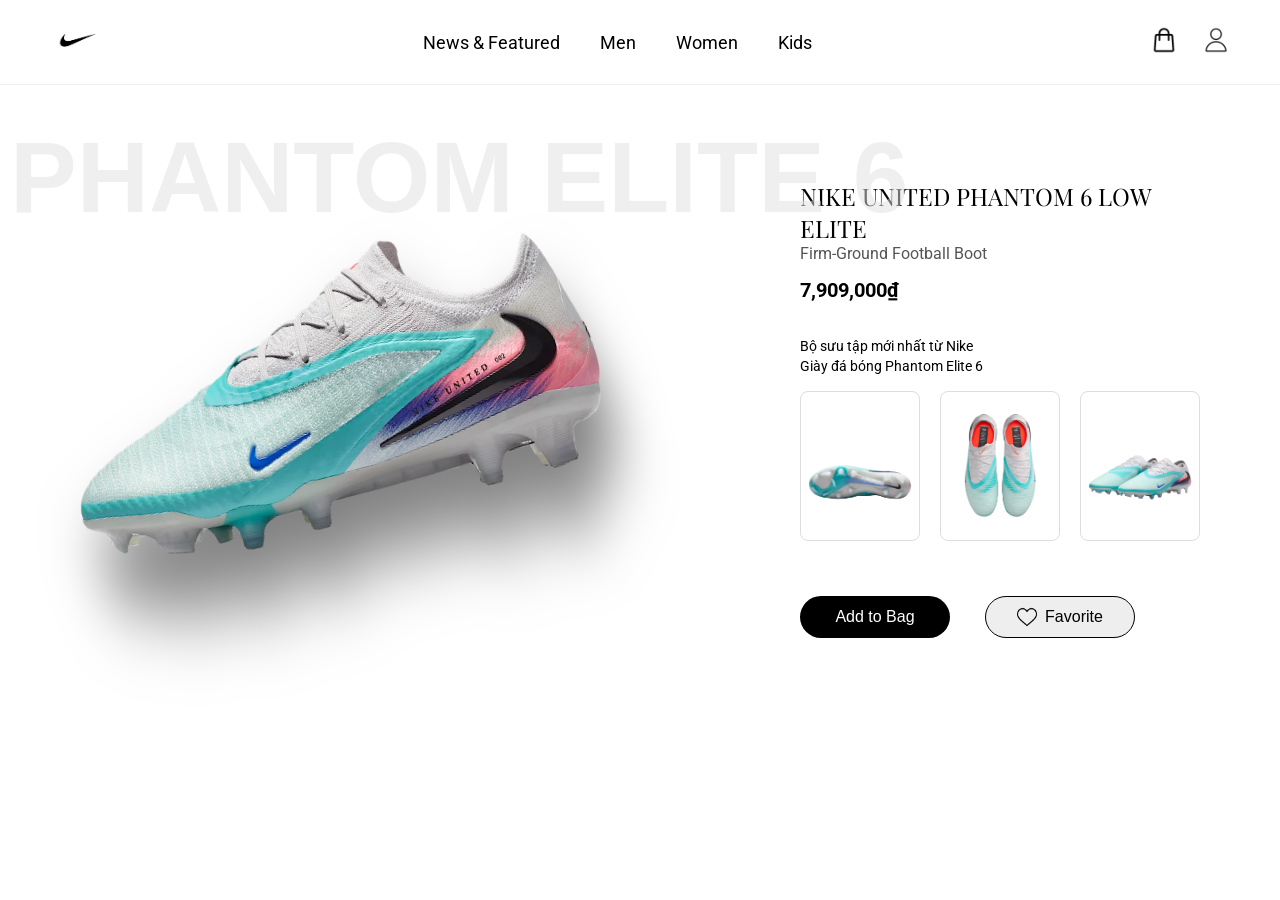
<file: BTthuongmaidientu/index.html>
<!DOCTYPE html>
<html>
<head>
  <link href="https://fonts.googleapis.com/css?family=Roboto&display=swap" rel="stylesheet" />
  <link href="https://fonts.googleapis.com/css?family=Playfair+Display&display=swap" rel="stylesheet" />
  <link href="./css/main.css" rel="stylesheet" />
  <title>Document</title>
</head>
<body>
  <div class="v1_2">
    <!-- Giày chính + chữ nền -->
    <div class="v28_10">
      <span class="v7_20">PHANTOM ELITE 6</span>
      <img class="v7_28" src="images/v7_28.png" alt="Nike Phantom Elite 6">
    </div>

    <!-- Navigation -->
    <header class="navbar">
  <div class="logo">
    <img src="images/v6_9.png" alt="Nike Logo">
  </div>
  <nav class="menu">
    <ul>
      <li>News & Featured</li>
      <li>Men</li>
      <li>Women</li>
      <li>Kids</li>
    </ul>
  </nav>
  <div class="icons">
    <img src="images/v7_18.png" alt="Bag">
    <img src="images/v7_15.png" alt="User">
  </div>
</header>

    <!-- Thông tin sản phẩm -->
    <div class="v28_11">
  <div class="v7_42">
    <span class="v7_33">NIKE UNITED PHANTOM 6 LOW ELITE</span><br>
    <span class="v7_40">Firm-Ground Football Boot</span>
  </div>
  <span class="v7_41">7,909,000₫</span>
   <!-- Mô tả -->
  <span class="v10_16">
    Bộ sưu tập mới nhất từ Nike<br>
    Giày đá bóng Phantom Elite 6
  </span>
    <div class="thumbnails">
      <img class="v12_21" src="images/v12_21.png" alt="View 1">
      <img class="v12_27" src="images/v12_27.png" alt="View 2">
      <img class="v12_33" src="images/v12_33.png" alt="View 3">
    </div>
    <!-- Nhóm nút + thumbnails -->
  <div class="actions">
    <div class="buttons">
      <button class="v10_2">Add to Bag</button>
      <button class="v10_3">
        <img class="v10_14" src="images/v10_14.png" alt="Heart"> Favorite
      </button>
    </div>
</div>
</div>
</body>
</html>
</file>
<file: BTthuongmaidientu/css/main.css>
* { box-sizing: border-box; margin: 0; padding: 0; }

body {
  font-family: 'Roboto', sans-serif;
  background: #fff;
  color: #000;
}

/* Header */
.navbar {
  position: fixed;
  top: 0; left: 0;
  width: 100%;
  display: flex;
  justify-content: space-between;
  align-items: center;
  padding: 20px 50px;
  border-bottom: 1px solid #eee;
  background: #fff;
  z-index: 1000;
}

.logo img { height: 40px; }

.menu {
  flex: 1;
  display: flex;
  justify-content: center;
}

.menu ul {
  list-style: none;
  display: flex;
  gap: 40px;
}

.menu li {
  font-size: 18px;
  font-family: 'Roboto', sans-serif;
  cursor: pointer;
  transition: color 0.2s;
}

.menu li:hover { color: #555; }

.icons img {
  height: 28px;
  margin-left: 20px;
  cursor: pointer;
}

/* Main container: 2 cột */
.v1_2 {
  display: grid;
  grid-template-columns: 2fr 1fr; /* trái: giày, phải: info */
  gap: 60px;
  padding: 60px 80px;
  position: relative;
  max-width: 1400px;
  margin: auto;
  padding-top: 140px; /* tránh header che */
}

/* Background text */
.v7_20 {
  position: absolute;
  top: 120px;
  left: 10px;          /* dịch qua trái bằng cách đặt giá trị cụ thể */
  transform: none;     /* bỏ translateX(-50%) */
  font-size: 200px;    /* giữ kích thước nhỏ gọn hơn */
  font-weight: 800;
  font-family: 'Roboto Condensed', sans-serif;
  color: #e0e0e0;
  opacity: 0.5;
  white-space: nowrap;
  z-index: 0;
}


/* Main shoe image */
.v7_28 {
  position: relative;
  display: block;
  margin: 40px auto 0 auto;
  width: 100%;
  max-width: 1000px;
  height: auto;
  max-height: 700px;
  z-index: 1;

  transform: rotate(-15deg) scaleY(1.6);
  transform-origin: center bottom;
   /* tạo bóng theo hình giày */
  filter: drop-shadow(0px 40px 25px rgba(0,0,0,0.5));
}

/* Info section (bên phải) */
.v28_11 {
  display: flex;
  flex-direction: column;
  align-items: flex-start;
  justify-content: flex-start;
  gap: 20px;
  padding-top: 60px;
}

.v7_33 {
  font-family: 'Playfair Display', serif;
  font-size: 32px;
  margin-bottom: 10px;
}

.v7_40 { font-size: 20px; color: #555; }
.v7_41 { font-size: 26px; font-weight: bold; }

/* Buttons */
.v10_2, .v10_3 {
  border-radius: 30px;
  padding: 12px 24px;
  font-size: 18px;
  cursor: pointer;
  display: inline-block;
  margin-right: 15px;
  min-width: 180px;
  text-align: center;
}

.v10_2 { background: black; color: white; border: none; }
.v10_3 { background: #eee; color: black; border: 1px solid black; }

/* Nhóm nút */
.buttons {
  display: flex;
  gap: 20px;          /* khoảng cách giữa hai nút */
  margin-top: 20px;
}

/* Nút chung */
.v10_2, .v10_3 {
  flex: 1;            /* cho bằng nhau, chiếm đều chiều rộng */
}

/* Favorite chỉnh icon + chữ */
.v10_3 {
  display: flex;
  align-items: center;
  justify-content: center;
  gap: 8px;
}
.v10_3 img {
  height: 20px;
}

/* Description */
.v10_16 {
  margin-top: 20px;
  font-size: 16px;
  line-height: 1.4;
}

/* Nhóm nút + thumbnails */
.actions {
  display: flex;
  flex-direction: column;
  gap: 30px;   /* khoảng cách giữa nút và thumbnails */
  margin-top: 20px;
}

.buttons {
  display: flex;
  gap: 20px;
}

.v10_2, .v10_3 {
  flex: 1; /* cho bằng nhau */
}

.v10_3 {
  display: flex;
  align-items: center;
  justify-content: center;
  gap: 8px;
}
.v10_3 img { height: 20px; }

.thumbnails {
  display: flex;
  gap: 20px;
}

.thumbnails img {
  border: 1px solid #ddd;
  border-radius: 8px;
  cursor: pointer;
  transition: transform 0.2s;
}

.thumbnails img:hover {
  transform: scale(1.05);
  border-color: black;
} 
/* Background text */
.v7_20 {
  font-size: 100px;   /* giảm từ 140px xuống 100px */
}

/* Main shoe image */
.v7_28 {
  margin: 60px auto 0 auto; /* giảm khoảng cách trên */
  max-width: 800px;         /* giảm từ 1269px xuống 800px */
  max-height: 500px;        /* giảm từ 757px xuống 500px */
}

/* Info section (bên phải) */
.v28_11 {
  gap: 15px;
  padding-top: 40px;  /* giảm khoảng cách trên */
}

.v7_33 {
  font-size: 24px;    /* giảm từ 32px xuống 24px */
}

.v7_40 { font-size: 16px; }
.v7_41 { font-size: 20px; }

/* Buttons */
.v10_2, .v10_3 {
  padding: 10px 20px; /* giảm padding */
  font-size: 16px;    /* giảm font chữ */
  min-width: 150px;   /* giảm chiều rộng tối thiểu */
}

/* Description */
.v10_16 {
  font-size: 14px;    /* giảm font chữ mô tả */
}

/* Thumbnails */
.thumbnails img {
  width: 120px;       /* đặt kích thước nhỏ hơn cho thumbnail */
  height: auto;
}
</file>
